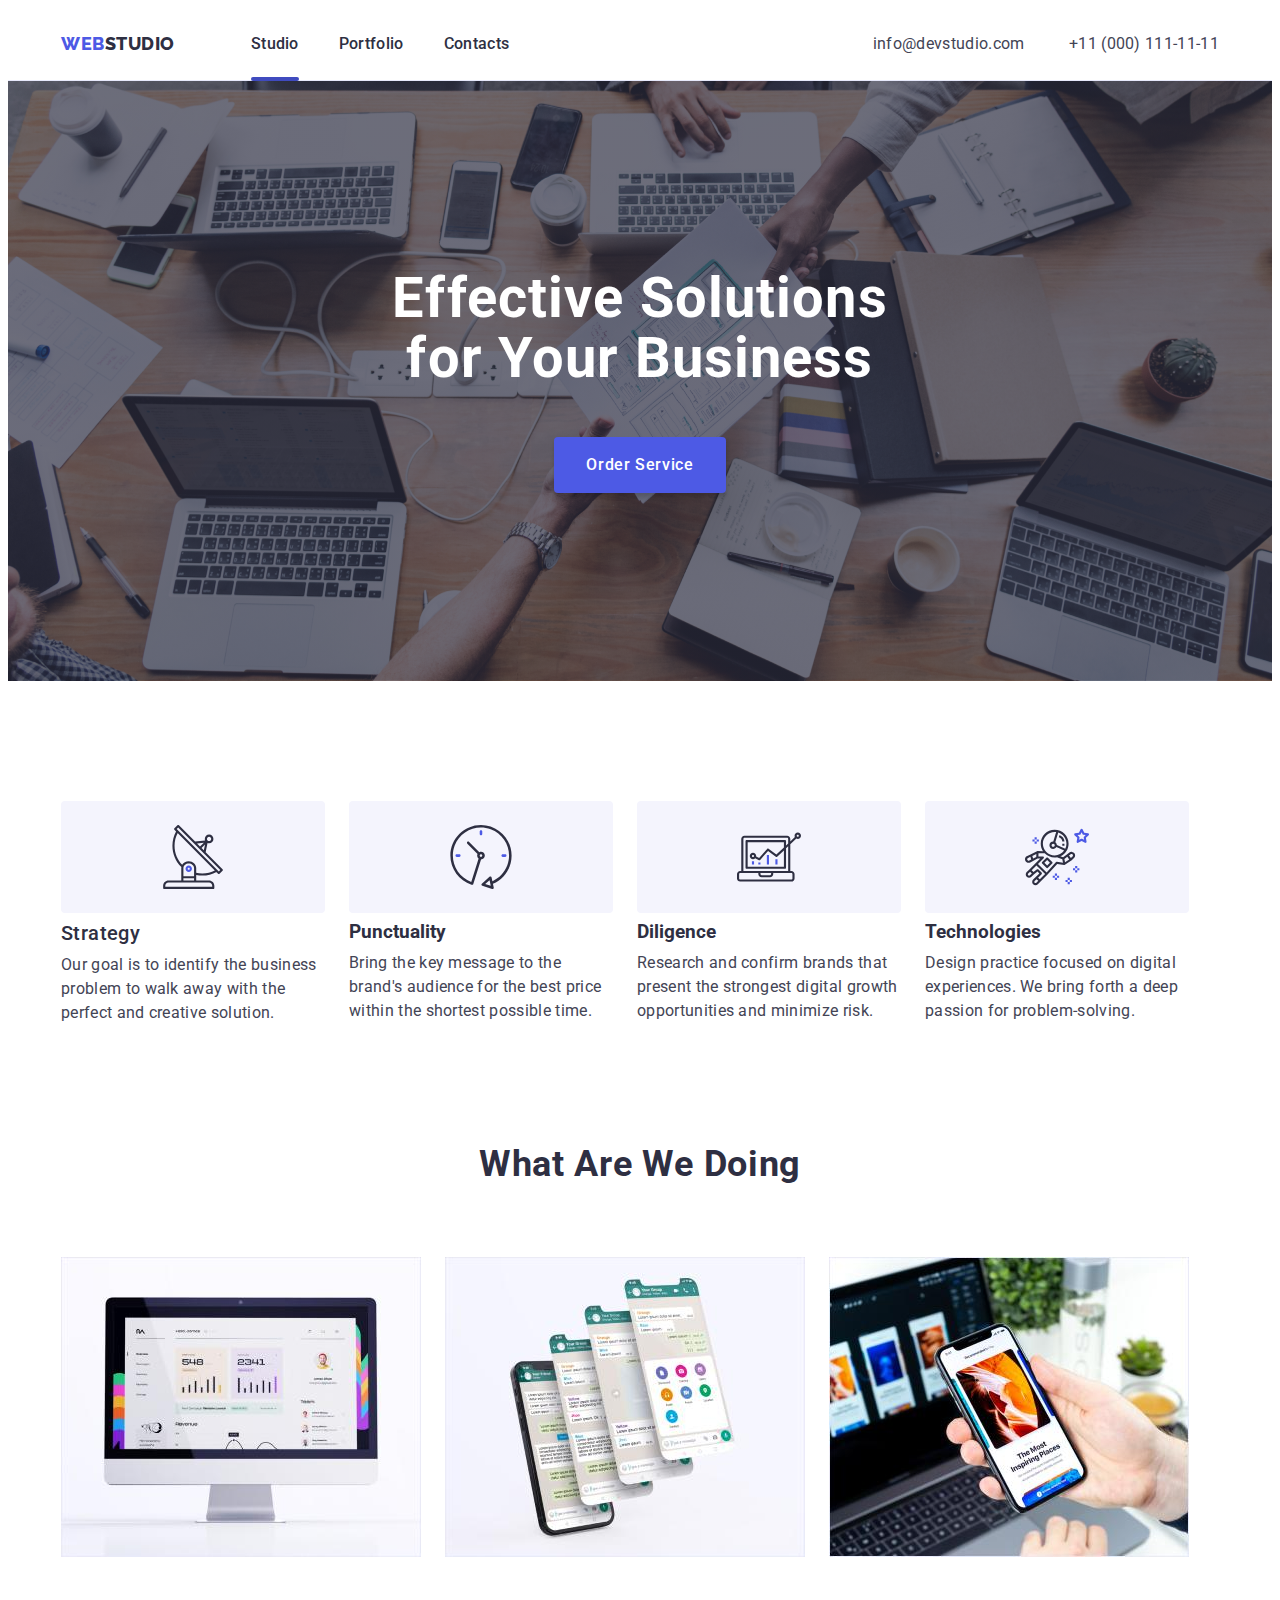
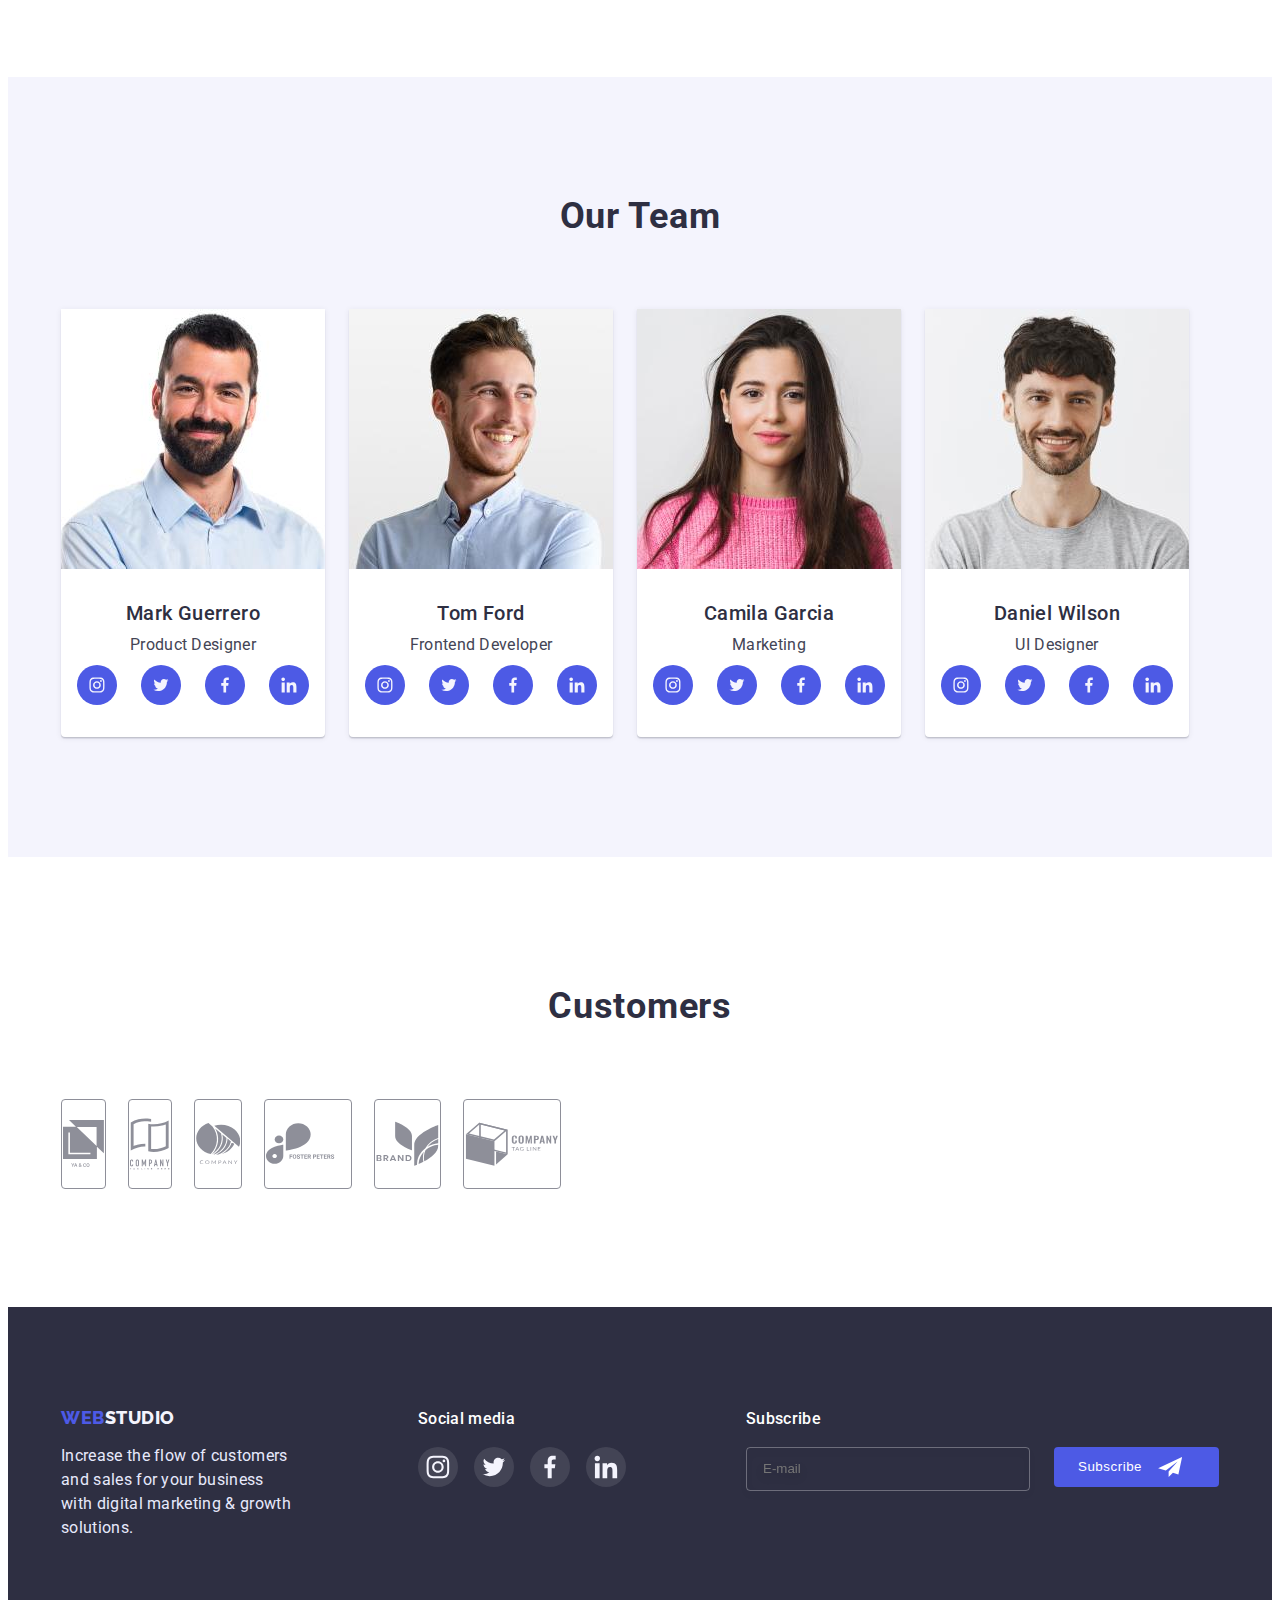
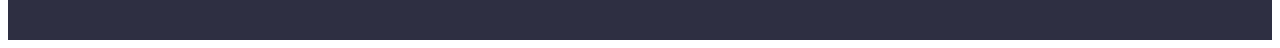
<file: index.html>
<!DOCTYPE html>
<html lang="en">
  <head>
    <meta charset="UTF-8" />
    <meta http-equiv="X-UA-Compatible" content="IE=edge" />
    <meta name="viewport" content="width=device-width, initial-scale=1.0" />
    <title>Студия</title>
    <link href="https://fonts.googleapis.com" rel="preconnect" />
    <link href="https://fonts.gstatic.com" rel="preconnect" crossorigin />
    <link
      href="https://fonts.googleapis.com/css2?family=Raleway:wght@800&family=Roboto:wght@400;500;700&display=swap"
      rel="stylesheet"
    />
    <link
      rel="stylesheet"
      href="https://cdnjs.cloudflare.com/ajax/libs/modern-normalize/1.1.0/modern-normalize.min.css"
      integrity="sha512-wpPYUAdjBVSE4KJnH1VR1HeZfpl1ub8YT/NKx4PuQ5NmX2tKuGu6U/JRp5y+Y8XG2tV+wKQpNHVUX03MfMFn9Q=="
      crossorigin="anonymous"
      referrerpolicy="no-referrer"
    />
    <link rel="stylesheet" href="./css/styles.css" />
  </head>
  <body>
    <header class="header">
      <div class="header-container container">
        <nav class="header-navigation">
          <a class="header-logo link" href="./index.html"
            ><span class="logo">WEB</span>STUDIO</a
          >
          <ul class="header-list list">
            <li class="header-item">
              <a class="header-link link studio" href="./index.html">Studio</a>
            </li>
            <li class="header-item">
              <a class="header-link link" href="./portfolio.html">Portfolio</a>
            </li>
            <li class="header-item">
              <a class="header-link link" href="">Contacts</a>
            </li>
          </ul>
        </nav>
        <address class="header-address text">
          <a class="header-mail link" href="">info@devstudio.com</a>
          <a class="header-tel link" href="tel:+110001111111"
            >+11 (000) 111-11-11</a
          >
        </address>
      </div>
    </header>
    <main>
      <section class="hero">
        <div class="hero-container container">
          <h1 class="hero-title">Effective Solutions for Your Business</h1>
          <button class="hero-btn btn" data-modal-open type="button">
            Order Service
          </button>
        </div>
      </section>
      <section class="feature">
        <div class="container">
          <h2 class="hidden">Feature</h2>
          <ul class="feature-list list">
            <li class="feature-item">
              <div class="feature-icon-box">
                <svg class="feature-icon" width="64" height="64">
                  <use href="./images/icons.svg#icon-antenna-1-1"></use>
                </svg>
              </div>
              <h3 class="feature-subtitel subtitel">Strategy</h3>
              <p class="feature-text text">
                Our goal is to identify the business problem to walk away with
                the perfect and creative solution.
              </p>
            </li>
            <li class="feature-item">
              <div class="feature-icon-box">
                <svg class="feature-icon" width="64" height="64">
                  <use href="./images/icons.svg#icon-clock-1-1"></use>
                </svg>
              </div>
              <h3 class="feature-subtitel">Punctuality</h3>
              <p class="feature-text text">
                Bring the key message to the brand's audience for the best price
                within the shortest possible time.
              </p>
            </li>
            <li class="feature-item">
              <div class="feature-icon-box">
                <svg class="feature-icon" width="64" height="64">
                  <use href="./images/icons.svg#icon-diagram-1-1"></use>
                </svg>
              </div>
              <h3 class="feature-subtitel">Diligence</h3>
              <p class="feature-text text">
                Research and confirm brands that present the strongest digital
                growth opportunities and minimize risk.
              </p>
            </li>
            <li class="feature-item">
              <div class="feature-icon-box">
                <svg class="feature-icon" width="64" height="64">
                  <use href="./images/icons.svg#icon-astronaut-1-1"></use>
                </svg>
              </div>
              <h3 class="feature-subtitel">Technologies</h3>
              <p class="feature-text text">
                Design practice focused on digital experiences. We bring forth a
                deep passion for problem-solving.
              </p>
            </li>
          </ul>
        </div>
      </section>
      <section class="work">
        <div class="container">
          <h2 class="work-titel titel">What are we doing</h2>
          <ul class="work-list list">
            <li class="work-item">
              <img
                class="work-pic"
                src="./images/Rectangle71.jpg"
                alt="monitor"
                width="360"
              />
            </li>
            <li class="work-item">
              <img
                class="work-pic"
                src="./images/Rectangle72.jpg"
                alt="phone screen"
                width="360"
              />
            </li>
            <li class="work-item">
              <img
                class="work-pic"
                src="./images/Rectangle73.jpg"
                alt="smartphone"
                width="360"
              />
            </li>
          </ul>
        </div>
      </section>
      <section class="team">
        <div class="container">
          <h2 class="team-titel titel">Our Team</h2>
          <ul class="team-list list">
            <li class="team-item">
              <img
                class="team-pic"
                src="./images/img(15).jpg"
                alt="photo Mark Guerrero"
                width="264"
              />
              <h3 class="team-name subtitel">Mark Guerrero</h3>
              <p class="team-text text">Product Designer</p>
              <ul class="team-soc-list list">
                <li class="team-soc-item">
                  <a class="team-soc-link link" href=""
                    ><svg class="team-soc-icon" width="16" height="16">
                      <use href="./images/icons.svg#icon-instagram"></use>
                    </svg>
                  </a>
                </li>
                <li class="team-soc-item">
                  <a class="team-soc-link link" href=""
                    ><svg class="team-soc-icon" width="16" height="16">
                      <use href="./images/icons.svg#icon-twitter"></use>
                    </svg>
                  </a>
                </li>
                <li class="team-soc-item">
                  <a class="team-soc-link link" href=""
                    ><svg class="team-soc-icon" width="16" height="16">
                      <use href="./images/icons.svg#icon-facebook"></use>
                    </svg>
                  </a>
                </li>
                <li class="team-soc-item">
                  <a class="team-soc-link link" href=""
                    ><svg class="team-soc-icon" width="16" height="16">
                      <use href="./images/icons.svg#icon-linkedin"></use>
                    </svg>
                  </a>
                </li>
              </ul>
            </li>
            <li class="team-item">
              <img
                class="team-pic"
                src="./images/img(16).jpg"
                alt="photo Tom Ford"
                width="264"
              />
              <h3 class="team-name subtitel">Tom Ford</h3>
              <p class="team-text text">Frontend Developer</p>
              <ul class="team-soc-list list">
                <li class="team-soc-item">
                  <a class="team-soc-link link" href=""
                    ><svg class="team-soc-icon" width="16" height="16">
                      <use href="./images/icons.svg#icon-instagram"></use>
                    </svg>
                  </a>
                </li>
                <li class="team-soc-item">
                  <a class="team-soc-link link" href=""
                    ><svg class="team-soc-icon" width="16" height="16">
                      <use href="./images/icons.svg#icon-twitter"></use>
                    </svg>
                  </a>
                </li>
                <li class="team-soc-item">
                  <a class="team-soc-link link" href=""
                    ><svg class="team-soc-icon" width="16" height="16">
                      <use href="./images/icons.svg#icon-facebook"></use>
                    </svg>
                  </a>
                </li>
                <li class="team-soc-item">
                  <a class="team-soc-link link" href=""
                    ><svg class="team-soc-icon" width="16" height="16">
                      <use href="./images/icons.svg#icon-linkedin"></use>
                    </svg>
                  </a>
                </li>
              </ul>
            </li>
            <li class="team-item">
              <img
                class="team-pic"
                src="./images/img(17).jpg"
                alt="photo Camila Garcia"
                width="264"
              />
              <h3 class="team-name subtitel">Camila Garcia</h3>
              <p class="team-text text">Marketing</p>
              <ul class="team-soc-list list">
                <li class="team-soc-item">
                  <a class="team-soc-link link" href=""
                    ><svg class="team-soc-icon" width="16" height="16">
                      <use href="./images/icons.svg#icon-instagram"></use>
                    </svg>
                  </a>
                </li>
                <li class="team-soc-item">
                  <a class="team-soc-link link" href=""
                    ><svg class="team-soc-icon" width="16" height="16">
                      <use href="./images/icons.svg#icon-twitter"></use>
                    </svg>
                  </a>
                </li>
                <li class="team-soc-item">
                  <a class="team-soc-link link" href=""
                    ><svg class="team-soc-icon" width="16" height="16">
                      <use href="./images/icons.svg#icon-facebook"></use>
                    </svg>
                  </a>
                </li>
                <li class="team-soc-item">
                  <a class="team-soc-link link" href=""
                    ><svg class="team-soc-icon" width="16" height="16">
                      <use href="./images/icons.svg#icon-linkedin"></use>
                    </svg>
                  </a>
                </li>
              </ul>
            </li>
            <li class="team-item">
              <img
                class="team-pic"
                src="./images/img(18).jpg"
                alt="photo Daniel Wilson"
                width="264"
              />
              <h3 class="team-name subtitel">Daniel Wilson</h3>
              <p class="team-text text">UI Designer</p>
              <ul class="team-soc-list list">
                <li class="team-soc-item">
                  <a class="team-soc-link link" href=""
                    ><svg class="team-soc-icon" width="16" height="16">
                      <use href="./images/icons.svg#icon-instagram"></use>
                    </svg>
                  </a>
                </li>
                <li class="team-soc-item">
                  <a class="team-soc-link link" href=""
                    ><svg class="team-soc-icon" width="16" height="16">
                      <use href="./images/icons.svg#icon-twitter"></use>
                    </svg>
                  </a>
                </li>
                <li class="team-soc-item">
                  <a class="team-soc-link link" href=""
                    ><svg class="team-soc-icon" width="16" height="16">
                      <use href="./images/icons.svg#icon-facebook"></use>
                    </svg>
                  </a>
                </li>
                <li class="team-soc-item">
                  <a class="team-soc-link link" href=""
                    ><svg class="team-soc-icon" width="16" height="16">
                      <use href="./images/icons.svg#icon-linkedin"></use>
                    </svg>
                  </a>
                </li>
              </ul>
            </li>
          </ul>
        </div>
      </section>
      <section class="customers">
        <div class="container">
          <h2 class="customers-titel titel">Customers</h2>
          <ul class="customers-list list">
            <li class="customers-item">
              <a class="customers-link link" href=""
                ><svg class="customers-icon" width="41" height="47">
                  <use href="./images/icons.svg#icon-group"></use>
                </svg>
              </a>
            </li>
            <li class="customers-item">
              <a class="customers-link link" href=""
                ><svg class="customers-icon" width="40" height="52">
                  <use href="./images/icons.svg#icon-group-1"></use>
                </svg>
              </a>
            </li>
            <li class="customers-item">
              <a class="customers-link link" href=""
                ><svg class="customers-icon" width="44" height="41">
                  <use href="./images/icons.svg#icon-group-2"></use>
                </svg>
              </a>
            </li>
            <li class="customers-item">
              <a class="customers-link link" href=""
                ><svg class="customers-icon" width="84" height="41">
                  <use href="./images/icons.svg#icon-group-3"></use>
                </svg>
              </a>
            </li>
            <li class="customers-item">
              <a class="customers-link link" href=""
                ><svg class="customers-icon" width="63" height="45">
                  <use href="./images/icons.svg#icon-group-4"></use>
                </svg>
              </a>
            </li>
            <li class="customers-item">
              <a class="customers-link link" href=""
                ><svg class="customers-icon" width="94" height="44">
                  <use href="./images/icons.svg#icon-group-5"></use>
                </svg>
              </a>
            </li>
          </ul>
        </div>
      </section>
    </main>
    <footer class="footer">
      <div class="container">
        <div class="footer-box">
          <div>
            <a class="footer-logo link" href=""
              ><span class="logo">WEB</span>STUDIO</a
            >
            <p class="footer-text text">
              Increase the flow of customers and sales for your business with
              digital marketing & growth solutions.
            </p>
          </div>

          <div>
            <h3 class="footer-soc-titel">Social media</h3>
            <ul class="footer-soc-list list">
              <li class="footer-soc-item">
                <a class="footer-soc-link link" href=""
                  ><svg class="footer-soc-icon" width="24" height="24">
                    <use href="./images/icons.svg#icon-instagram"></use>
                  </svg>
                </a>
              </li>
              <li class="footer-soc-item">
                <a class="footer-soc-link link" href=""
                  ><svg class="footer-soc-icon" width="24" height="24">
                    <use href="./images/icons.svg#icon-twitter"></use>
                  </svg>
                </a>
              </li>
              <li class="footer-soc-item">
                <a class="footer-soc-link link" href=""
                  ><svg class="footer-soc-icon" width="24" height="24">
                    <use href="./images/icons.svg#icon-facebook"></use>
                  </svg>
                </a>
              </li>
              <li class="footer-soc-item">
                <a class="footer-soc-link link" href=""
                  ><svg class="footer-soc-icon" width="24" height="24">
                    <use href="./images/icons.svg#icon-linkedin"></use>
                  </svg>
                </a>
              </li>
            </ul>
          </div>
          <div class="footer-container-subscribe">
            <p class="subscribe-title">Subscribe</p>
            <form class="footer-subscribe-form">
              <input
                type="text"
                class="footer-input"
                name="user-subscribe"
                id="user-subscribe"
                placeholder="E-mail"
              />
              <button class="subscribe-button" type="submit">
                Subscribe
                <svg class="input-subscribe-icon" width="24" height="20">
                  <use href="./images/icons.svg#icon-icon-send"></use>
                </svg>
              </button>
            </form>
          </div>
        </div>
      </div>
    </footer>
    <div class="backdrop is-hidden" data-modal>
      <div class="modal">
        <button type="button" class="modal-close" data-modal-close>
          <svg class="modal-close-icon" width="8" height="8">
            <use href="./images/icons.svg#icon-vector"></use>
          </svg>
        </button>
        <p class="modal-title">Leave your contacts and we will call you back</p>
        <form class="modal-form">
          <div class="modal-field">
            <label for="user-name" class="modal-label-text">Name</label>
            <div class="input-wrap">
              <input
                type="text"
                class="modal-input"
                name="user-name"
                id="user-name"
              />
              <svg class="input-label-icon" width="12" height="12">
                <use href="./images/icons.svg#icon-name"></use>
              </svg>
            </div>
          </div>
          <div class="modal-field">
            <label for="user-phone" class="modal-label-text">Phone</label>
            <div class="input-wrap">
              <input
                type="text"
                class="modal-input"
                name="user-phone"
                id="user-phone"
              />
              <svg class="input-label-icon" width="13" height="13">
                <use href="./images/icons.svg#icon-phone"></use>
              </svg>
            </div>
          </div>
          <div class="modal-field">
            <label for="user-email" class="modal-label-text">Email</label>
            <div class="input-wrap">
              <input
                type="text"
                class="modal-input"
                name="user-email"
                id="user-email"
              />
              <svg class="input-label-icon" width="15" height="12">
                <use href="./images/icons.svg#icon-email"></use>
              </svg>
            </div>
          </div>
          <div class="modal-field textarea">
            <label for="user-comment" class="modal-label-text">Comment</label>
            <textarea
              class="modal-textarea"
              id="user-comment"
              name="user-comment"
              placeholder="Text input"
            ></textarea>
          </div>
          <div class="modal-field checkbox">
            <input
              type="checkbox"
              id="privacy"
              name="user-privacy"
              value="true"
              class="modal-check hidden"
            />
            <label for="privacy" class="check-text"
              ><span class="">
                <svg class="check-icon" width="10" height="8">
                  <use href="./images/icons.svg#icon-vector6"></use>
                </svg>
              </span>
              accept the terms and conditions of the
              <a href="">Privacy Policy</a>
            </label>
          </div>
          <button class="modal-send-button btn" type="submit">Send</button>
        </form>
      </div>
    </div>
    <script src="./js/modal.js"></script>
  </body>
</html>
</file>
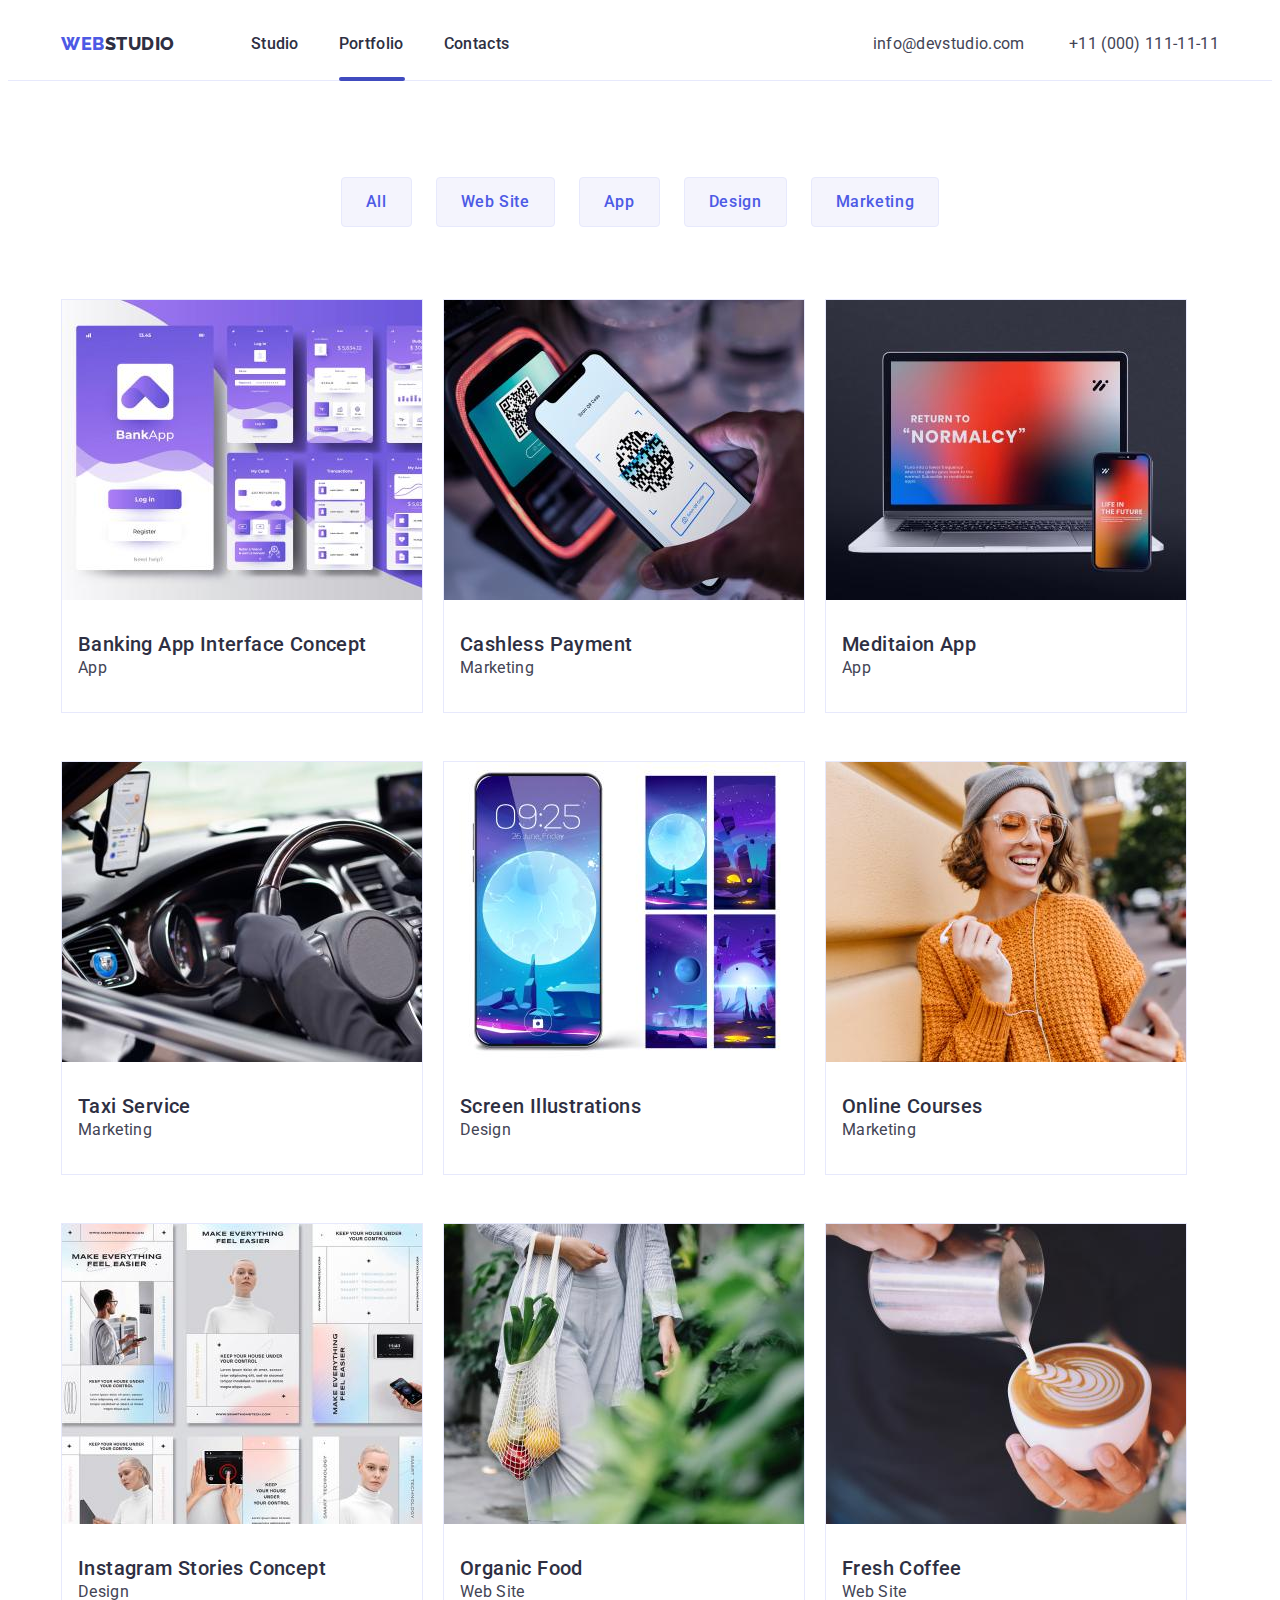
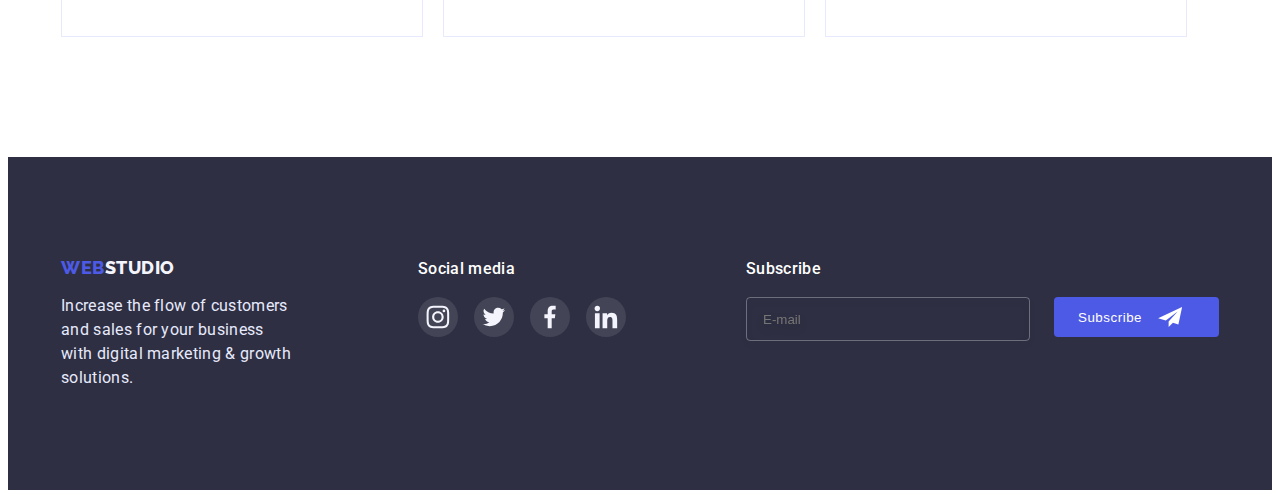
<file: portfolio.html>
<!DOCTYPE html>
<html lang="en">
  <head>
    <meta charset="UTF-8" />
    <meta http-equiv="X-UA-Compatible" content="IE=edge" />
    <meta name="viewport" content="width=device-width, initial-scale=1.0" />
    <title>Портфолио</title>
    <link rel="preconnect" href="https://fonts.googleapis.com" />
    <link rel="preconnect" href="https://fonts.gstatic.com" crossorigin />
    <link
      href="https://fonts.googleapis.com/css2?family=Raleway:wght@800&family=Roboto:wght@400;500;700&display=swap"
      rel="stylesheet"
    />
    <link
      rel="stylesheet"
      href="https://cdnjs.cloudflare.com/ajax/libs/modern-normalize/1.1.0/modern-normalize.min.css"
      integrity="sha512-wpPYUAdjBVSE4KJnH1VR1HeZfpl1ub8YT/NKx4PuQ5NmX2tKuGu6U/JRp5y+Y8XG2tV+wKQpNHVUX03MfMFn9Q=="
      crossorigin="anonymous"
      referrerpolicy="no-referrer"
    />
    <link rel="stylesheet" href="./css/styles.css" />
  </head>
  <body>
    <header class="header">
      <div class="header-container container">
        <nav class="header-navigation">
          <a class="header-logo link" href="./index.html"
            ><span class="logo">WEB</span>STUDIO</a
          >
          <ul class="header-list list">
            <li class="header-item">
              <a class="header-link link" href="./index.html">Studio</a>
            </li>
            <li class="header-item">
              <a class="header-link link portfolio" href="./portfolio.html"
                >Portfolio</a
              >
            </li>
            <li class="header-item">
              <a class="header-link link" href="">Contacts</a>
            </li>
          </ul>
        </nav>
        <address class="header-address text">
          <a class="header-mail link" href="">info@devstudio.com</a>
          <a class="header-tel link" href="tel:+110001111111"
            >+11 (000) 111-11-11</a
          >
        </address>
      </div>
    </header>
    <main>
      <section class="progects">
        <div class="container">
          <h1 class="hidden">Progects</h1>
          <ul class="progects-list-btn list">
            <li><button class="progects-btn" type="button">All</button></li>
            <li>
              <button class="progects-btn" type="button">Web Site</button>
            </li>
            <li><button class="progects-btn" type="button">App</button></li>
            <li>
              <button class="progects-btn" type="button">Design</button>
            </li>
            <li>
              <button class="progects-btn" type="button">Marketing</button>
            </li>
          </ul>
          <ul class="progects-list list">
            <li class="progects-item">
              <a class="progects-item-link link" href="">
                <div class="progects-cover-wrap">
                  <img
                    class="progects-pic"
                    src="./images/img1.jpg"
                    alt="Banking App"
                    width="360"
                  />
                  <p class="progects-cover-text">
                    14 Stylish and User-Friendly App Design Concepts · Task
                    Manager App · Calorie Tracker App · Exotic Fruit Ecommerce
                    App · Cloud Storage App
                  </p>
                </div>
                <div class="progects-text">
                  <h2 class="progects-subtitel subtitel">
                    Banking App Interface Concept
                  </h2>
                  <p class="progects-after-subtitel text">App</p>
                </div>
              </a>
            </li>
            <li class="progects-item">
              <a class="progects-item-link link" href="">
                <div class="progects-cover-wrap">
                  <img
                    class="progects-pic"
                    src="./images/img2.jpg"
                    alt="Smartphone"
                    width="360"
                  />
                  <p class="progects-cover-text">
                    14 Stylish and User-Friendly App Design Concepts · Task
                    Manager App · Calorie Tracker App · Exotic Fruit Ecommerce
                    App · Cloud Storage App
                  </p>
                </div>
                <div class="progects-text">
                  <h2 class="progects-subtitel subtitel">Cashless Payment</h2>
                  <p class="progects-after-subtitel text">Marketing</p>
                </div>
              </a>
            </li>
            <li class="progects-item">
              <a class="progects-item-link link" href="">
                <div class="progects-cover-wrap">
                  <img
                    class="progects-pic"
                    src="./images/img3.jpg"
                    alt="Laptop and smartphone"
                    width="360"
                  />
                  <p class="progects-cover-text">
                    14 Stylish and User-Friendly App Design Concepts · Task
                    Manager App · Calorie Tracker App · Exotic Fruit Ecommerce
                    App · Cloud Storage App
                  </p>
                </div>
                <div class="progects-text">
                  <h2 class="progects-subtitel subtitel">Meditaion App</h2>
                  <p class="progects-after-subtitel text">App</p>
                </div>
              </a>
            </li>
            <li class="progects-item">
              <a class="progects-item-link link" href="">
                <div class="progects-cover-wrap">
                  <img
                    class="progects-pic"
                    src="./images/img4.jpg"
                    alt="Interior of the car"
                    width="360"
                  />
                  <p class="progects-cover-text">
                    14 Stylish and User-Friendly App Design Concepts · Task
                    Manager App · Calorie Tracker App · Exotic Fruit Ecommerce
                    App · Cloud Storage App
                  </p>
                </div>
                <div class="progects-text">
                  <h2 class="progects-subtitel subtitel">Taxi Service</h2>
                  <p class="progects-after-subtitel text">Marketing</p>
                </div>
              </a>
            </li>
            <li class="progects-item">
              <a class="progects-item-link link" href="">
                <div class="progects-cover-wrap">
                  <img
                    class="progects-pic"
                    src="./images/img5.jpg"
                    alt="Smartphone"
                    width="360"
                  />
                  <p class="progects-cover-text">
                    14 Stylish and User-Friendly App Design Concepts · Task
                    Manager App · Calorie Tracker App · Exotic Fruit Ecommerce
                    App · Cloud Storage App
                  </p>
                </div>
                <div class="progects-text">
                  <h2 class="progects-subtitel subtitel">
                    Screen Illustrations
                  </h2>
                  <p class="progects-after-subtitel text">Design</p>
                </div>
              </a>
            </li>
            <li class="progects-item">
              <a class="progects-item-link link" href="">
                <div class="progects-cover-wrap">
                  <img
                    class="progects-pic"
                    src="./images/img6.jpg"
                    alt="Girl with smartphone"
                    width="360"
                  />
                  <p class="progects-cover-text">
                    14 Stylish and User-Friendly App Design Concepts · Task
                    Manager App · Calorie Tracker App · Exotic Fruit Ecommerce
                    App · Cloud Storage App
                  </p>
                </div>
                <div class="progects-text">
                  <h2 class="progects-subtitel subtitel">Online Courses</h2>
                  <p class="progects-after-subtitel text">Marketing</p>
                </div>
              </a>
            </li>
            <li class="progects-item">
              <a class="progects-item-link link" href="">
                <div class="progects-cover-wrap">
                  <img
                    class="progects-pic"
                    src="./images/img7.jpg"
                    alt="Instagram Stories"
                    width="360"
                  />
                  <p class="progects-cover-text">
                    14 Stylish and User-Friendly App Design Concepts · Task
                    Manager App · Calorie Tracker App · Exotic Fruit Ecommerce
                    App · Cloud Storage App
                  </p>
                </div>
                <div class="progects-text">
                  <h2 class="progects-subtitel subtitel">
                    Instagram Stories Concept
                  </h2>
                  <p class="progects-after-subtitel text">Design</p>
                </div>
              </a>
            </li>
            <li class="progects-item">
              <a class="progects-item-link link" href="">
                <div class="progects-cover-wrap">
                  <img
                    class="progects-pic"
                    src="./images/img8.jpg"
                    alt="Organic food bag"
                    width="360"
                  />
                  <p class="progects-cover-text">
                    14 Stylish and User-Friendly App Design Concepts · Task
                    Manager App · Calorie Tracker App · Exotic Fruit Ecommerce
                    App · Cloud Storage App
                  </p>
                </div>
                <div class="progects-text">
                  <h2 class="progects-subtitel subtitel">Organic Food</h2>
                  <p class="progects-after-subtitel text">Web Site</p>
                </div>
              </a>
            </li>
            <li class="progects-item">
              <a class="progects-item-link link" href="">
                <div class="progects-cover-wrap">
                  <img
                    class="progects-pic"
                    src="./images/img9.jpg"
                    alt="A cup of coffee"
                    width="360"
                  />
                  <p class="progects-cover-text">
                    14 Stylish and User-Friendly App Design Concepts · Task
                    Manager App · Calorie Tracker App · Exotic Fruit Ecommerce
                    App · Cloud Storage App
                  </p>
                </div>
                <div class="progects-text">
                  <h2 class="progects-subtitel subtitel">Fresh Coffee</h2>
                  <p class="progects-after-subtitel text">Web Site</p>
                </div>
              </a>
            </li>
          </ul>
        </div>
      </section>
    </main>
    <footer class="footer">
      <div class="container">
        <div class="footer-box">
          <div>
            <a class="footer-logo link" href=""
              ><span class="logo">WEB</span>STUDIO</a
            >
            <p class="footer-text text">
              Increase the flow of customers and sales for your business with
              digital marketing & growth solutions.
            </p>
          </div>

          <div>
            <h3 class="footer-soc-titel">Social media</h3>
            <ul class="footer-soc-list list">
              <li class="footer-soc-item">
                <a class="footer-soc-link link" href
                  ><svg class="footer-soc-icon" width="24" height="24">
                    <use href="./images/icons.svg#icon-instagram"></use>
                  </svg>
                </a>
              </li>
              <li class="footer-soc-item">
                <a class="footer-soc-link link" href
                  ><svg class="footer-soc-icon" width="24" height="24">
                    <use href="./images/icons.svg#icon-twitter"></use>
                  </svg>
                </a>
              </li>
              <li class="footer-soc-item">
                <a class="footer-soc-link link" href
                  ><svg class="footer-soc-icon" width="24" height="24">
                    <use href="./images/icons.svg#icon-facebook"></use>
                  </svg>
                </a>
              </li>
              <li class="footer-soc-item">
                <a class="footer-soc-link link" href
                  ><svg class="footer-soc-icon" width="24" height="24">
                    <use href="./images/icons.svg#icon-linkedin"></use>
                  </svg>
                </a>
              </li>
            </ul>
          </div>
          <div class="footer-container-subscribe">
            <p class="subscribe-title">Subscribe</p>
            <form class="footer-subscribe-form">
              <input
                type="text"
                class="footer-input"
                name="user-subscribe"
                id="user-subscribe"
                placeholder="E-mail"
              />
              <button class="subscribe-button" type="submit">
                Subscribe
                <svg class="input-subscribe-icon" width="24" height="20">
                  <use href="./images/icons.svg#icon-icon-send"></use>
                </svg>
              </button>
            </form>
          </div>
        </div>
      </div>
    </footer>
  </body>
</html>
</file>
<file: css/styles.css>
:root{
    --accent-color: #404BBF;
    --feature-titel-color: #2E2F42;
    --feature-text-color: #434455;
  }

    p,
    h1,
    h2,
    h3,
    h4,
    h5,
    h6 {
      margin: 0;
    }

  ul {
    margin: 0;
    padding-left: 0;
  }
    
  button {
    cursor: pointer;
  }
    
  img {
    display: block;
  }
  
  body{
    font-family: 'Roboto', sans-serif;
}

.container {
  width: 100%;
  max-width: 1158px;
  padding-left: 15px;
  padding-right: 15px;
  margin: 0 auto;
}
  .link{
    text-decoration: none;
}
  .list{
    list-style: none;
}
  
  .hidden {
    position: absolute;
    width: 1px;
    height: 1px;
    margin: -1px;
    border: 0;
    padding: 0;
    white-space: nowrap;
    clip-path: inset(100%);
    clip: rect(0 0 0 0);
    overflow: hidden;
}
  .text{
    font-size: 16px;
    line-height: 1.5;
    letter-spacing: 0.02em;
}
  .subtitel{
    font-weight: 500;
    font-size: 20px;
    line-height: 1.2;
    letter-spacing: 0.02em;
}
  .titel{
    font-weight: 700;
    font-size: 36px;
    line-height: 1.11;
    letter-spacing: 0.02em;
    text-transform: capitalize;
}
  .btn{
    font-family: 'Roboto', sans-serif;
    font-weight: 500;
    font-size: 16px;
    line-height: 1.5;
    align-items: center;
    letter-spacing: 0.04em;
    cursor: pointer;
    border-radius: 4px;
    border: transparent;
    box-shadow: 0px 4px 4px rgba(0, 0, 0, 0.15);
}


/*---------------HEADER-------------*/

.header{
  position: relative;
  padding-top: 24px;
  padding-bottom: 24px;
  border-bottom: 1px solid #E7E9FC;
}

.header-container{
  display: flex;
  align-items: center;
}

.header-navigation{
  display: flex;
  align-items: center;
}

.header-logo{
    font-family: 'Raleway',sans-serif;
    font-weight: 800;
    font-size: 18px;
    line-height: 1.33;
    letter-spacing: 0.03em;
    text-transform: uppercase;
    color:  #2E2F42;
    margin-right: 76px;
  }
  .logo{
    color: #4D5AE5;
  }
  .header-list{
    display: flex;
    gap: 40px;
  }
  .header-item{
    font-weight: 500;
    font-size: 16px;
    line-height: 1.5;
    letter-spacing: 0.02em;
    color: #2E2F42;
  }
  .header-link{
    color: #2E2F42;
    transition-property:color;
    transition-duration: 250ms;
    transition-timing-function:cubic-bezier(0.4, 0, 0.2, 1);
  }
  .studio::after{ 
    display:block;
    content: "";
    position: absolute;
    width: 48px;
    height: 4px;
    margin-top: 21px;
    background-color: #404BBF;
    border-radius: 2px;
  }
  
  .portfolio::after{ 
    display:block;
    content: "";
    position: absolute;
    width: 66px;
    height: 4px;
    margin-top: 21px;
    background-color: #404BBF;
    border-radius: 2px;
  }

  .header-link:hover{
    color: var(--accent-color);
  }
   .header-link:focus{
    color: var(--accent-color)
  }
 
 
  .header-address{
    font-style: normal;
    margin-left: auto;
  }
   .header-mail{
    color: #434455;
    margin-right: 40px;
    transition-property: color;
    transition-duration: 250ms;
    transition-timing-function: cubic-bezier(0.4, 0, 0.2, 1);
  }

   .header-mail:hover,
   .header-mail:focus {
    color: var(--accent-color)
   }
  .header-tel{
    color: #434455;
  }

  /*---------HERO----------*/
  
  .hero{
    background: #2E2F42;
    padding-top: 188px;
    padding-bottom: 188px;
    background-image: linear-gradient(rgba(46, 47, 66, 0.7),rgba(46, 47, 66, 0.7)), url(../images/people-office.jpg);
    background-repeat: no-repeat;
    background-position: center;
    background-size: cover;
    
  }
  .hero-title{
    font-weight: 700;
    font-size: 56px;
    line-height: 1.07;
    text-align: center;
    letter-spacing: 0.02em;
    color: #FFFFFF;
    margin-bottom: 48px;
    margin-right: auto;
    margin-left: auto;
    max-width: 496px;
    
  }
  .hero-btn{
    min-width: 169px;
    height: 56px;
    padding: 16px 32px;
    color: #FFFFFF;
    background-color: #4D5AE5;
    display: block;
    margin-right: auto;
    margin-left: auto;
    transition-property: background-color;
    transition-duration: 250ms;
    transition-timing-function: cubic-bezier(0.4, 0, 0.2, 1);
  }
  .hero-btn:hover,
  .hero-btn:focus{
   background-color: var(--accent-color)
  }

  /*------------FEATURE-----------------*/
  
  .feature{
    padding-top: 120px;
    padding-bottom: 120px;
  }
  .feature-list{
    display: flex;
    gap: 24px;
  }
  .feature-item{
    max-width: 264px;
  }
  
  .feature-subtitel{
    color: var(--feature-titel-color);
    margin-bottom: 8px;
  }
  .feature-text{
    color: var(--feature-text-color)
  }
  .feature-icon-box{
    width: 264px;
    height: 112px;
    display: flex;
    justify-content: center;
    align-items: center;
    background-color: #F4F4FD;
    border-radius: 4px;
    margin-bottom: 8px;
  }
  
  /*-----------TEAM----------------*/
  
  .team{
    background: #F4F4FD;
    padding-top: 120px;
    padding-bottom: 120px;
    text-align: center;
  }
  .team-titel{
    color: var(--feature-titel-color);
    margin-bottom: 72px;
    
  }
  .team-list{
    display: flex;
    gap: 24px;
  }
  .team-item{
    background: #FFFFFF;
    border-radius: 0px 0px 4px 4px;
    padding-bottom: 32px;
    box-shadow: 0px 1px 6px rgba(46, 47, 66, 0.08), 0px 1px 1px rgba(46, 47, 66, 0.16), 0px 2px 1px rgba(46, 47, 66, 0.08);
  }

  .team-pic{
    margin-bottom: 32px;
  }
  .team-name{
    color: var(--feature-titel-color);
    margin-bottom: 8px;
    
  }
  .team-text{
    color: var(--feature-text-color);
    margin-bottom: 8px;

  }
  .team-soc-list{
   display: flex;
   justify-content: center;
   gap: 24px; 
  }
  .team-soc-item{
    width: 40px;
    height: 40px;
   
  }
  .team-soc-link{
    width: 100%;
    height: 100%;
    border-radius: 50%;
    display: flex;
    justify-content: center;
    align-items: center;
    background-color: #4D5AE5;
    
  }
  .team-soc-icon{
    fill: #F4F4FD;
    transition-property: background-color;
    transition-duration: 250ms;
    transition-timing-function: cubic-bezier(0.4, 0, 0.2, 1);
  }
  .team-soc-link:hover,
  .team-soc-link:focus {
    background-color: var(--accent-color)
  }


  /*------------CUSTOMERS------------*/


  .customers{
    padding-top: 130px;
    padding-bottom: 120px;
    text-align: center;
  }
  .customers-titel{
    color: var(--feature-titel-color);
    margin-bottom: 72px;
  }
  .customers-list{
    display: flex;
    gap: 24px;
  }
  .customers-item{
    width: calc((100%-168px)/6);
    height: 88px;
  }
  .customers-link{
    width: 100%;
    height: 100%;
    border: 1px solid #8E8F99;
    border-radius: 4px;
    display: flex;
    align-items: center;
    justify-content: center;
    

  }
  .customers-icon{
    fill: #8E8F99;
    transition-property: border-color, fill;
    transition-duration: 250ms;
    transition-timing-function: cubic-bezier(0.4, 0, 0.2, 1);
  }

  .customers-link:is(:hover, :focus) {
     border-color: var(--accent-color);
  }
  .customers-link:is(:hover, :focus) .customers-icon {
     fill: var(--accent-color);
  }
 

/*-------------WORK---------------*/

.work{
  padding-bottom: 120px;
}

  .work-titel {
   color: var(--feature-titel-color);
   margin-bottom: 72px;
   text-align: center;
  
 }
 .work-list{
  display: flex;
  gap: 24px;
 }

/*------------FOOTER--------------*/

  
  .footer{
    background: #2E2F42;
    padding-top: 100px;
    padding-bottom: 100px;
  }
  .footer-logo{
    font-family: 'Raleway';
    font-weight: 800;
    font-size: 18px;
    line-height: 1.17;
    letter-spacing: 0.03em;
    text-transform: uppercase;
    color: #F4F4FD;
  }
  .footer-text{
    color: #E7E9FC;
    max-width: 264px;
    margin-top: 16px;
  }
  .footer-soc-titel{
    font-weight: 500;
    font-size: 16px;
    line-height: 1.5;
    margin-bottom: 16px;
    letter-spacing: 0.02em;
    color: #FFFFFF;
  }
  .footer-soc-list{
    display: flex;
    justify-content: center;
    gap: 16px;
  }
  .footer-soc-item{
    width: 40px;
    height: 40px;
  }
  .footer-soc-link{
    width: 100%;
    height: 100%;
    border-radius: 50%;
    display: flex;
    justify-content: center;
    align-items: center;
    background-color:rgba(255, 255, 255, 0.1);
  }
  .footer-soc-icon{
    fill: #F4F4FD;
    transition-property: background-color;
    transition-duration: 250ms;
    transition-timing-function: cubic-bezier(0.4, 0, 0.2, 1);
  }
  .footer-soc-link:hover,
  .footer-soc-link:focus {
     background-color: #31D0AA;
  }
  .footer-box{
    display: flex;
    gap: 120px;
  }


/*--------------PROGEKTS---------------*/


  .progects{
    padding-top: 96px;
    padding-bottom: 120px;
  }
  .progects-list-btn{
    margin-bottom: 72px;
    display: flex;
    justify-content: center;
    gap: 24px;
  }
  .progects-btn{
    font-family: 'Roboto';
    font-weight: 500;
    font-size: 16px;
    line-height: 1.5;
    letter-spacing: 0.04em;
    color: #4D5AE5;
    background: #F4F4FD;
    border: 1px solid #E7E9FC;
    border-radius: 4px;
    padding: 12px 24px;
    transition-property: color;
    transition-duration: 250ms;
    transition-timing-function: cubic-bezier(0.4, 0, 0.2, 1);
  }
  .progects-btn:hover,
  .progects-btn:focus {
    color: #FFFFFF;
    background-color: var(--accent-color);
    box-shadow: 0px 3px 1px rgba(0, 0, 0, 0.1), 0px 2px 1px rgba(0, 0, 0, 0.08), 0px 2px 2px rgba(0, 0, 0, 0.12);
  }
  .progects-list{
    display: flex;
    flex-wrap: wrap;
    row-gap: 48px;
    column-gap: 20px;
  }
  .progects-item{
   border: 1px solid #E7E9FC;
  }
  
  .progects-item-link{
    
    transition-property: box-shadow;
    transition-duration: 250ms;
    transition-timing-function: cubic-bezier(0.4, 0, 0.2, 1);
  }
  .progects-item-link:hover,
  .progects-item-link:focus {
    display: block;
    box-shadow: 0px 1px 6px rgba(46, 47, 66, 0.08), 0px 1px 1px rgba(46, 47, 66, 0.16), 0px 2px 1px rgba(46, 47, 66, 0.08);
  }
  .progects-item-link:is(:hover, :focus) .progects-cover-text {
    transform: translateY(0%);
  }

  
  .progects-cover-wrap{
    position: relative;
    overflow: hidden;
  }
  .progects-cover-text{
    position: absolute;
    top: 0;
    font-weight: 400;
    font-size: 16px;
    line-height: 24px;
    color: #F4F4FD;
    background: #4D5AE5;
    padding: 32px 40px 164px;
    height: 100%;
    transform: translateY(100%);
    transition: transform 250ms cubic-bezier(0.4, 0, 0.2, 1);
  }
  
  .progects-text{
    padding: 32px 16px ;
  }
  .progects-subtitel{
    color: #2E2F42;
  }
  .progects-after-subtitel{
    color: #434455;
  }

  .backdrop{
    position: fixed;
    top: 0;
    width: 100%;
    height: 100%;
    background-color: rgba(46, 47, 66, 0.4);
    transition: opacity 300ms linear,visibility 300ms linear;
  }
  
  .modal{
    position: absolute;
    top: 50%;
    left: 50%;
    transform: translate(-50%,-50%) scale(1);
    width: 408px;
    min-height: 576px;
    background-color: #FCFCFC;
    border-radius: 4px;
    padding: 24px;
    transition: transform 300ms linear;
  }

  .backdrop.is-hidden .modal{
    transform: translate(-50%, -50%) scale(0);
  }

  .modal-close{
    width: 24px;
    height: 24px;
    border: 1px solid rgba(0, 0, 0, 0.1);
    background-color: #E7E9FC;
    border-radius: 50%;
    display: flex;
    align-items: center;
    justify-content: center;
    margin-left: auto;
    margin-bottom: 24px;
  }
 
  .modal-close-icon{
    fill: #2E2F42;
  }
 
  .modal-close:is(:hover, :focus) {
   background-color: #404BBF;
 }
  .modal-close:is(:hover, :focus) .modal-close-icon {
   fill: #FFFFFF;
 }

  .is-hidden{
    opacity: 0;
    visibility: hidden;
    pointer-events: none;
  }

 .modal-title{
    font-weight: 500;
    font-size: 16px;
    line-height: 1.5;
    text-align: center;
    letter-spacing: 0.02em;
    color: var(--feature-titel-color);
    margin-bottom: 16px;
 }

 .modal-input{
  width: 100%;
  height: 40px;
  border: 1px solid rgba(46, 47, 66, 0.4);
  border-radius: 4px;
  padding-left: 38px;
  outline: transparent;
  background-color: transparent;

 }

 .modal-input:focus{
  border-color: #4D5AE5;
 }

 .modal-input:focus + .input-label-icon{
  fill: #4D5AE5;
 }

 .modal-field{
  margin-bottom: 8px;
 }

 .modal-label-text{
  display: inline-block;
  font-weight: 400;
  font-size: 12px;
  line-height: 1.17;
  letter-spacing: 0.04em;
  color: #8E8F99;
  margin-bottom: 4px;
 }

 .input-wrap{
  position: relative;
 }

 .input-label-icon{
  position: absolute;
  color: var(--feature-titel-color);
  left: 19px;
  top: 50%;
  transform: translateY(-50%);
 }

 .modal-textarea{
  width: 100%;
  height: 120px;
  border: 1px solid rgba(46, 47, 66, 0.4);
  border-radius: 4px;
  background-color: transparent;
  resize: none;
  padding-left: 16px;
  padding-top: 8px;
  padding-right: 0px;
  padding-bottom: 0px;
  font-size: 12px;
  line-height: 1.17;
  letter-spacing: 0.04em;
  outline: transparent;
  color: rgba(117, 117, 117, 0.5);
 }

  .modal-textarea:focus {
   border-color: #4D5AE5;
  }

  .modal-send-button {
   min-width: 169px;
   height: 56px;
   padding: 16px 32px;
   color: #FFFFFF;
   background-color: #4D5AE5;
   display: block;
   border: transparent;
   margin-right: auto;
   margin-left: auto;
   transition-property: background-color;
   transition-duration: 250ms;
   transition-timing-function: cubic-bezier(0.4, 0, 0.2, 1);
  }
    
  .modal-send-button:hover,
  .modal-send-button:focus {
    background-color: var(--accent-color)
  }

  .subscribe-title{
    font-weight: 500;
    font-size: 16px;
    line-height: 1.5;
    margin-bottom: 16px;
    letter-spacing: 0.02em;
    color: #FFFFFF;
  }

  .footer-container-subscribe{
    
  }

  .footer-subscribe-form{
    display: flex;
    gap: 24px;
  }

  .subscribe-button{
    min-width: 165px;
    height: 40px;
    color: #FFFFFF;
    background-color: #4D5AE5;
    display: flex;
    gap: 16px;
    letter-spacing: 0.04em;
    padding: 8px 24px;
    border-radius: 4px;
    border: transparent;
    text-align: center;
    align-items: center;
    transition-property: background-color;
    transition-duration: 250ms;
    transition-timing-function: cubic-bezier(0.4, 0, 0.2, 1);
  }

   .subscribe-button:hover,
   .subscribe-button:focus {
    background-color: var(--accent-color)
   }

  .footer-input {
    width: 264px;
    height: 40px;
    color: #f4f4fd;;
    padding-left: 16px;
    border: 1px solid rgba(255, 255, 255, 0.3);
    filter: drop-shadow(0px 4px 4px rgba(0, 0, 0, 0.15));
    border-radius: 4px;
    outline: transparent;
    background-color: transparent;
    
}

.footer-input:focus {
  border-color: #4D5AE5;
}  

.check-text {
  font-weight: 400;
  font-size: 12px;
  line-height: 1.17;
  letter-spacing: 0.04em;
  color: #8E8F99;
  display: flex;
  text-align: center;
  align-items: center;
  gap: 8px;
}


/* .check-text::before{
  content:"" ;
  width: 16px;
  height: 16px;
  border-radius: 2px;
  border: 1px solid rgba(46, 47, 66, 0.4);
  display: block;

}  */


/* .modal-check:checked + .check-text::before{
  background-color: var(--accent-color);
  border: none;
  background-image: url(../images/icons.svg#icon-email);
  background-repeat: no-repeat;
  background-position: center;
} */
  
 .check-text span{
  width: 16px;
  height: 16px;
  display: flex;
  align-items: center;
  justify-content: center;
  border-radius: 2px;
  border: 1px solid rgba(46, 47, 66, 0.4);
  fill: transparent;
  transition-property: background-color;
  transition-duration: 250ms;
  transition-timing-function: cubic-bezier(0.4, 0, 0.2, 1);
}

 .modal-check:checked + .check-text span{
  background-color: var(--accent-color);
  border: none;
  fill: #F4F4FD;
 }

 .checkbox{
  margin-bottom: 24px;
 }

 .textarea{
  margin-bottom: 16px;
 }
.modal-check:focus +.check-text span {
  border-color: #4D5AE5;
}
</file>
